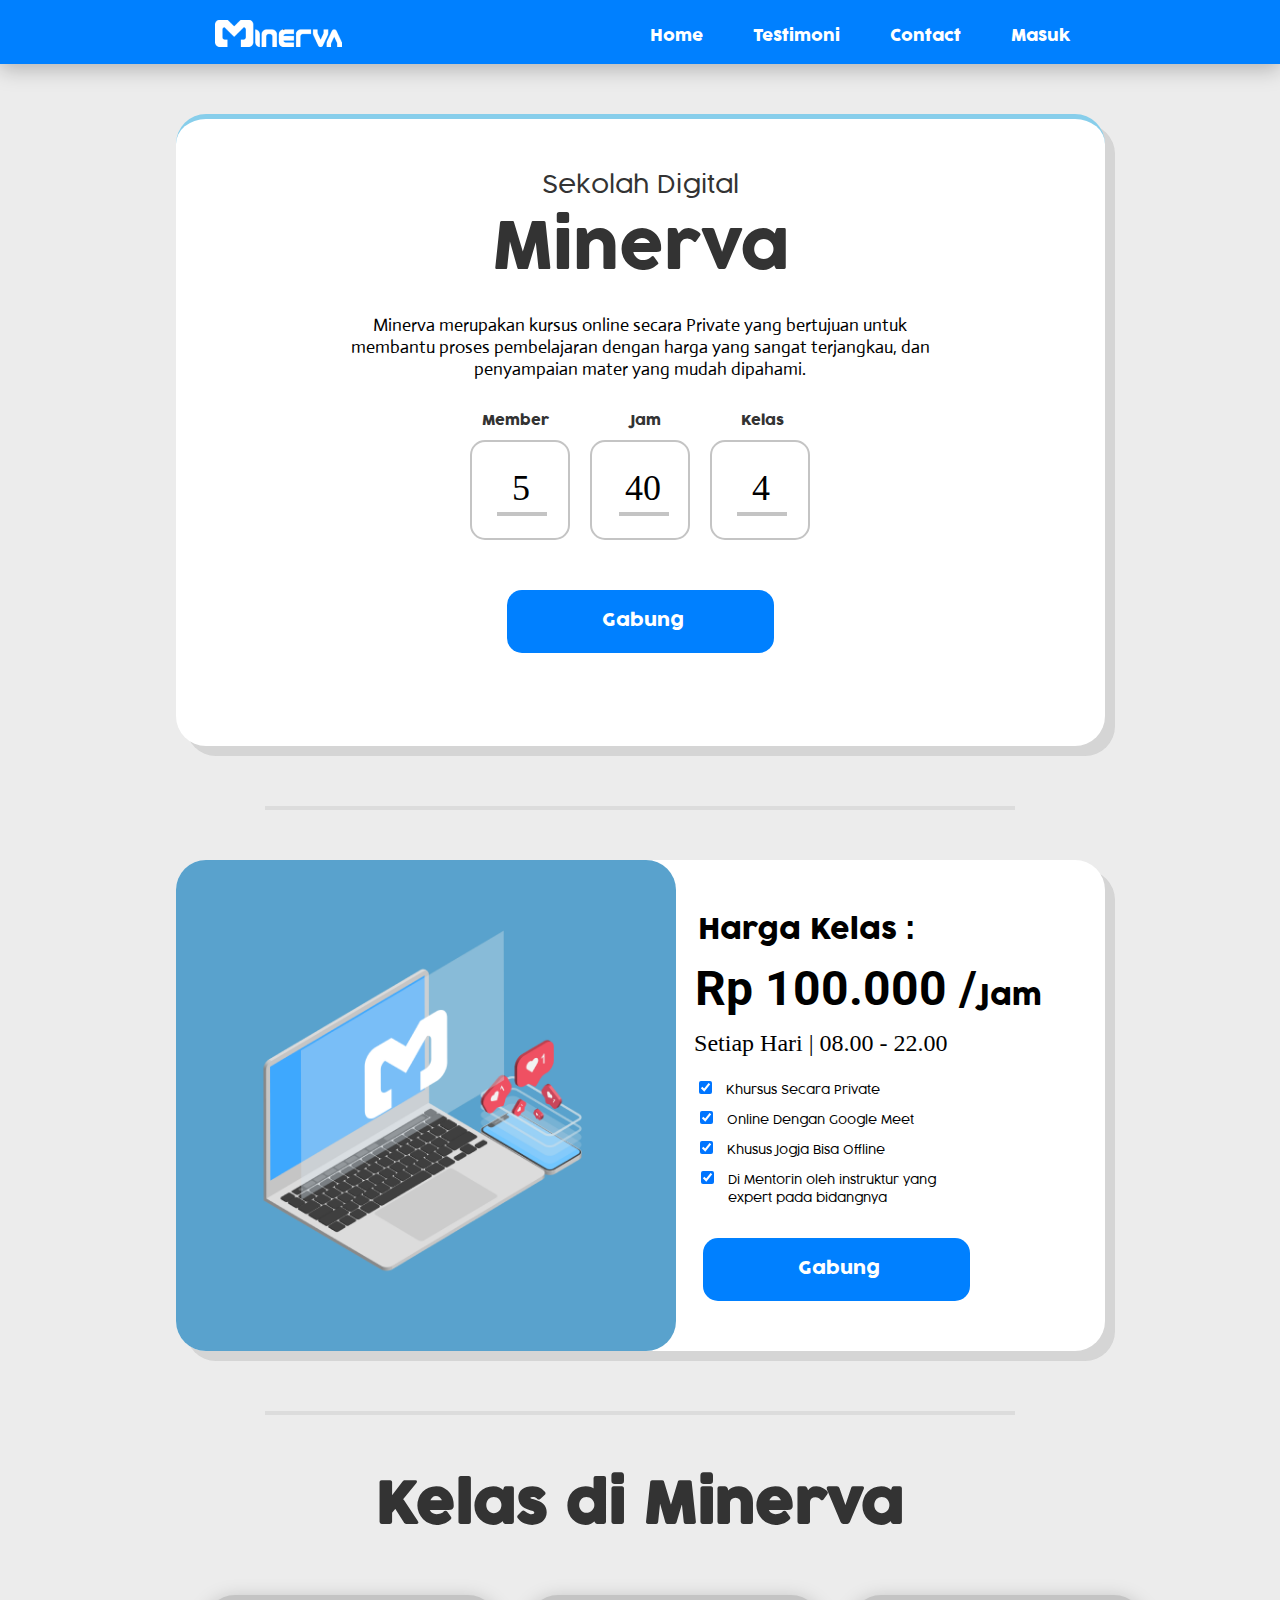
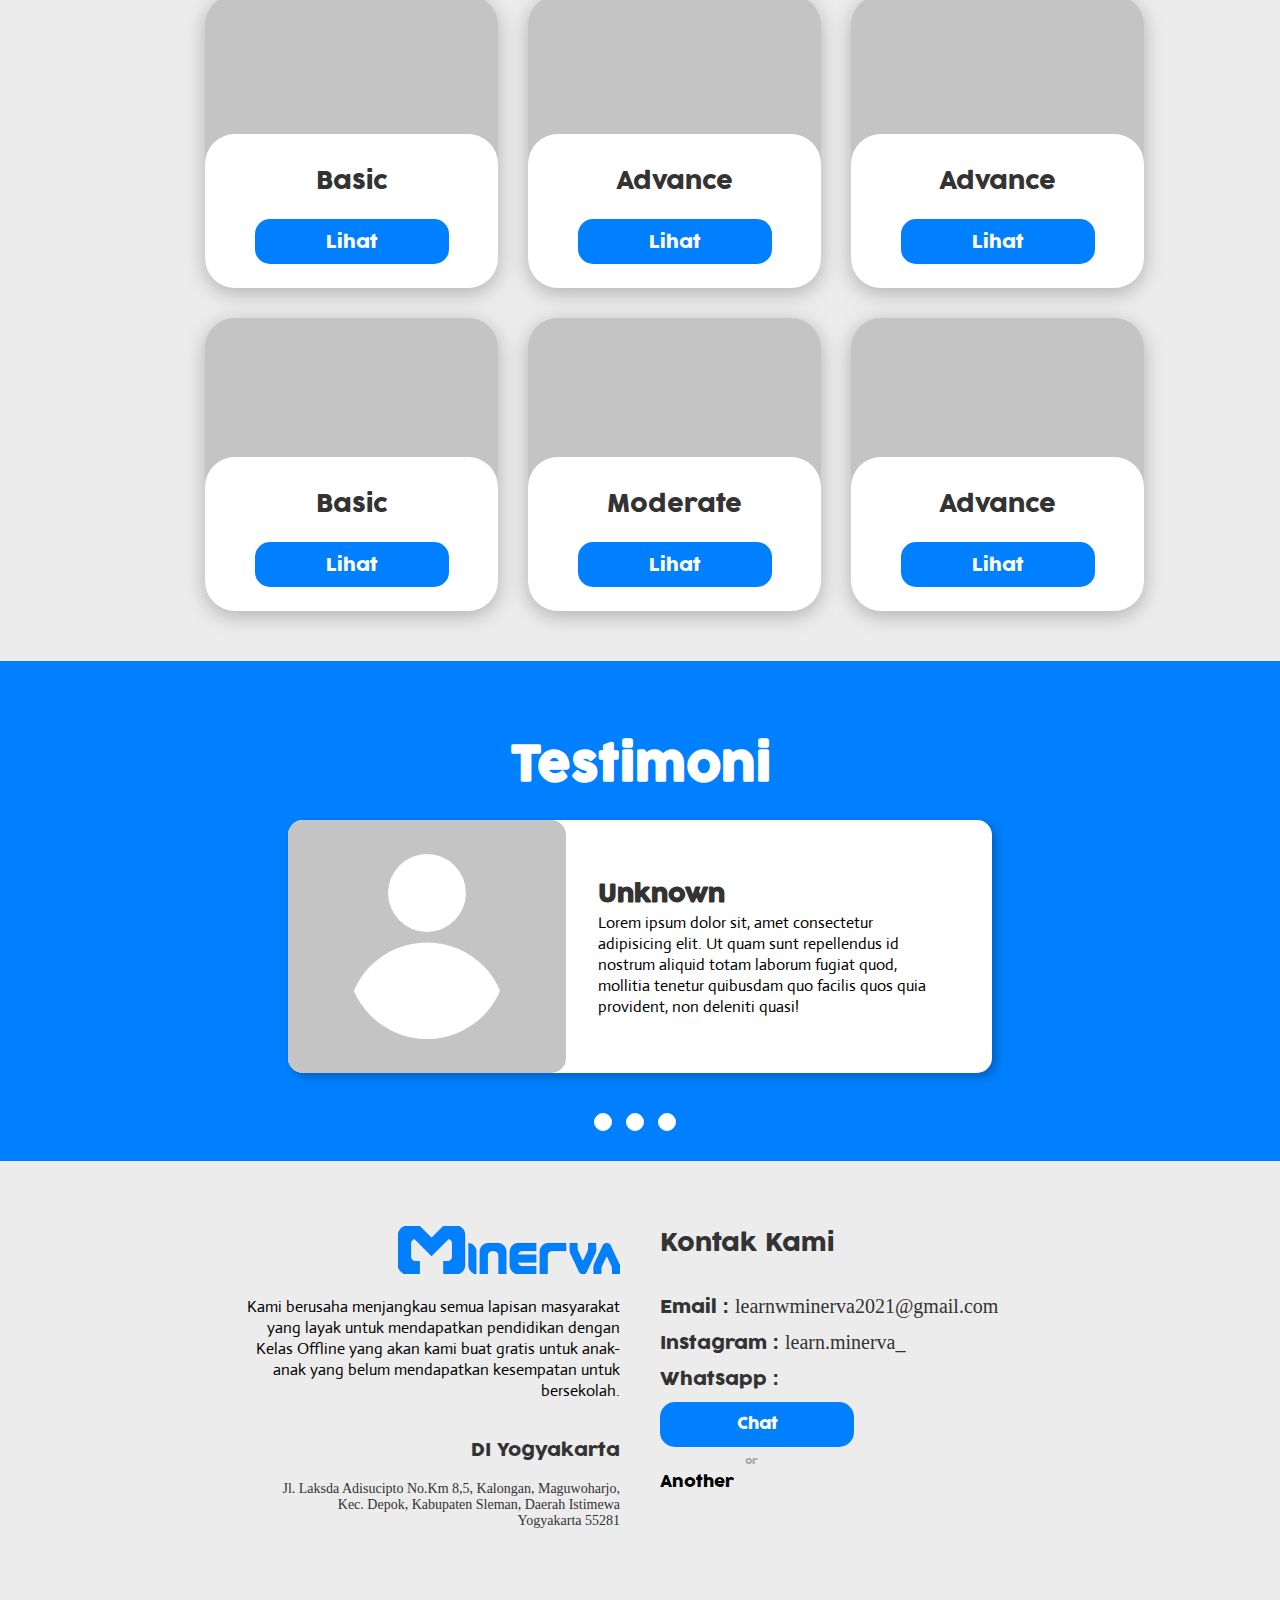
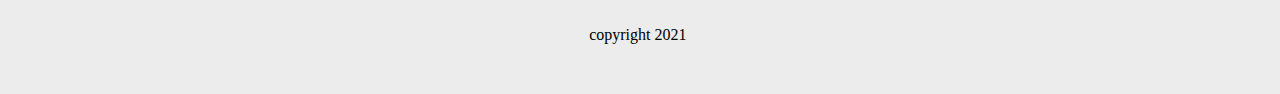
<file: index.html>
<!DOCTYPE html>
<html lang="en">
  <head>
    <meta charset="UTF-8" />
    <meta http-equiv="X-UA-Compatible" content="IE=edge" />
    <meta name="viewport" content="width=device-width, initial-scale=1.0" />
    <title>Landing Page Minverva</title>

    <!-- //! File CSS -->
    <link rel="stylesheet" href="css/index.css" />

    <!-- //! Font Cocogoose -->
    <link rel="stylesheet" href="css/fonts.css" />

    <!-- //! Font Actor -->
    <link
      href="https://fonts.googleapis.com/css2?family=Actor&display=swap"
      rel="stylesheet"
    />

    <!-- //! Font Coolvetica -->
    <link href="https://fonts.cdnfonts.com/css/coolvetica-2" rel="stylesheet" />

    <!-- //! Font Roboto -->
    <link
      href="https://fonts.googleapis.com/css2?family=Roboto:wght@500;700;900&display=swap"
      rel="stylesheet"
    />
  </head>
  <body>

    <!-- //! Navbar -->
    <div class="nav-container">
      <div class="wrapper">
        <nav>
          <!-- //? Logo -->
          <div class="logo">
            <img
              src="assets/Logo_1.png"
              alt="logo_minverva"
              class="logo_minev"
            />
          </div>
          <!-- //? End Logo -->

          <!-- //* Home, Testimoni, Contact, Masuk -->

          <ul class="nav-items">
            <li>
              <a href="index.html">Home</a>
            </li>
            <li>
              <a href="#">Testimoni</a>
            </li>
            <li>
              <a href="#">Contact</a>
            </li>
            <li>
              <a href="login.html">Masuk</a>
            </li>
          </ul>

           <!-- //* End Home, Testimoni, Contact, Masuk -->
        </nav>
      </div>
    </div>
    <!-- //! End Navbar -->

    <!-- //! Container 1 -->
    <div class="container">

      <!-- //* Text Sekolah, Menerva, Paragraf -->
      <div class="text">
        <div class="text-1">Sekolah Digital</div>
        <div class="text-2">Minerva</div>
        <div class="text-3">
          <p>
            Minerva merupakan kursus online secara Private yang bertujuan
            untuk<br />
            membantu proses pembelajaran dengan harga yang sangat terjangkau,
            dan<br />
            penyampaian mater yang mudah dipahami.
          </p>
        </div>
      </div>
      <!-- //* End Text Sekolah, Menerva, Paragraf -->


      <!-- //* Text Member, Jam, Kelas -->
      <div class="text-member">
        <div class="member">Member</div>
        <div class="jam">Jam</div>
        <div class="kelas">Kelas</div>
      </div>
      <!-- //* End Text Member, Jam, Kelas -->


      <!-- //* Container Member, Jam, Kelas -->
      <div class="container-kecil">
        <div class="container-member">
          <div class="angka-5">5</div>
          <hr class="hr-1" />
        </div>
        <div class="container-jam">
          <div class="angka-40">40</div>
          <hr class="hr-2" />
        </div>
        <div class="container-kelas">
          <div class="angka-4">4</div>
          <hr class="hr-3" />
        </div>
      </div>
      <!-- //* End Container Member, Jam, Kelas -->

      <!-- //? Button Gabung -->
      <div class="btn-gabung">
        <div class="text-gabung">Gabung</div>
      </div>
      <!-- //? End Button Gabung -->
    </div>

    <!-- //! End Container 1 -->


    <!-- //! Garis Pembatas Pertama -->
    <hr class="devider" />
    <!-- //! End Garis Pembatas Pertama -->

    <!-- //! Container 2 -->
    <div class="container-2">

      <!-- //? Image Container 2 -->
      <div class="flat-1">
        <img src="assets/flat_01.png" alt="" class="img-flat-1" />
      </div>
      <!-- //? End Image Container 2 -->

      <!-- //? Text Container 2 -->
      <div class="harga">Harga Kelas :</div>
      <div class="rp">Rp 100.000 /<span class="rj">Jam</span></div>
      <div class="jadwal">Setiap Hari | 08.00 - 22.00</div>
      <!-- //? End Text Container 2 -->
      
      <!-- //* Checkbox 1, Checkbox 2, Checkbox 3, Chechkbox 4 -->
      <div class="checkbox-1">
        <input type="checkbox" checked id="chk-1" />
        <label class="chck-text-1" for="chk-1">Khursus Secara Private</label>
      </div>
      <div class="checkbox-2">
        <input type="checkbox" checked id="chk-2" />
        <label class="chck-text-2" for="chk-2">Online Dengan Google Meet</label>
      </div>
      <div class="checkbox-3">
        <input type="checkbox" checked id="chk-3" />
        <label class="chck-text-3" for="chk-3">Khusus Jogja Bisa Offline</label>
      </div>
      <div class="checkbox-4">
        <input type="checkbox" checked id="chk-4" />
        <label class="chck-text-4" for="chk-4"
          >Di Mentorin oleh instruktur yang <br />
          <span class="txt-pisah">expert pada bidangnya</span>
        </label>
      </div>
      <!-- //* Checkbox 1, Checkbox 2, Checkbox 3, Chechkbox 4 -->

      <!-- //? Button Gabung 2 -->
      <div class="btn-gabung-2">
        <div class="text-gabung-2">Gabung</div>
      </div>
      <!-- //? End Button Gabung 2 -->
    </div>
    <!-- //! End Container 2 -->

    <!-- //! Garis Pembatas Kedua -->
    <hr class="devider" />
    <!-- //! End Garis Pembatas Kedua -->



    <!-- //! Kelas Minerva -->
    <div class="title-kelas-minerva">
      <h1>Kelas di Minerva</h1>
    </div>
    <!-- //! End Kelas Minerva -->

    <!-- //* Container Basic, Advance, Moderate -->
    <div class="container-items">
      <!-- //? Container Basic -->
      <div class="container-item-1">
        <div class="ci-1">
          <div class="basic">Basic</div>
          <div class="btn-lihat">
            <span class="lihat">Lihat</span>
          </div>
        </div>
      </div>
      <!-- //? End Container Basic -->

      <!-- //? Container Advance -->
      <div class="container-item-2">
        <div class="ci-1">
          <div class="basic">Advance</div>
          <div class="btn-lihat">
            <span class="lihat">Lihat</span>
          </div>
        </div>
      </div>
      
      <div class="container-item-3">
        <div class="ci-1">
          <div class="basic">Advance</div>
          <div class="btn-lihat">
            <span class="lihat">Lihat</span>
          </div>
        </div>
      </div>
      <!-- //? End Container Advance -->
    </div>

    <div class="container-items-second">
      <div class="container-item-4">
        <div class="ci-1">
          <div class="basic">Basic</div>
          <div class="btn-lihat">
            <span class="lihat">Lihat</span>
          </div>
        </div>
      </div>
      <div class="container-item-5">
        <div class="ci-1">
          <div class="basic">Moderate</div>
          <div class="btn-lihat">
            <span class="lihat">Lihat</span>
          </div>
        </div>
      </div>
      <div class="container-item-6">
        <div class="ci-1">
          <div class="basic">Advance</div>
          <div class="btn-lihat">
            <span class="lihat">Lihat</span>
          </div>
        </div>
      </div>
    </div>
    <!-- //* Container Basic, Advance, Moderate -->


    <!-- <hr class="devider" /> -->

    <div class="testiContainer">
        <div class="testiBox">
        <div class="wrap"><h1 class="testi">Testimoni</h1></div>
            <div class="testiSpot">
              <div class="testiPic">
                <svg width="160" height="185" viewBox="0 0 160 185" fill="none" xmlns="http://www.w3.org/2000/svg">
                <circle cx="80" cy="38.9474" r="38.9474" fill="white"/>
                <mask id="mask0_9_161" style="mask-type:alpha" maskUnits="userSpaceOnUse" x="0" y="25" width="160" height="160">
                <circle cx="80" cy="105.335" r="79.6651" fill="#C4C4C4"/>
                </mask>
                <g mask="url(#mask0_9_161)">
                <circle cx="80" cy="168.182" r="79.6651" fill="white"/>
                </g>
                </svg>
              </div>
              <div class="testiText">
                <h2>Unknown</h2>
                <p>Lorem ipsum dolor sit, amet consectetur adipisicing elit. Ut quam sunt repellendus id nostrum aliquid totam laborum fugiat quod, mollitia tenetur quibusdam quo facilis quos quia provident, non deleniti quasi!</p>
              </div>
              <div class="testiPagination">
                  <ul>
                    <li><a href="#"></a></li>
                    <li><a href="#"></a></li>
                    <li><a href="#"></a></li>
                  </ul>
                </div>
            </div>
          </div>
        </div>
     </div>

     <div class="footer">
        <div class="footerLeft">
          <img src="assets/blue_footer_logo.png" width="222" height="48">
            <br><br>
            <p>Kami berusaha menjangkau semua lapisan masyarakat yang layak untuk mendapatkan pendidikan dengan Kelas Offline yang akan kami buat gratis  untuk anak-anak yang belum mendapatkan kesempatan 
            untuk bersekolah.</p>
            <br><br>
            <h2>DI Yogyakarta</h2>
            <br>
            <p>Jl. Laksda Adisucipto No.Km 8,5, Kalongan, Maguwoharjo, <br> Kec. Depok, Kabupaten Sleman, Daerah Istimewa <br> Yogyakarta 55281</p>
        </div>
        <div class="footerRight">
          <h2>Kontak Kami</h2>
          <br>
          <h3>Email : <span>learnwminerva2021@gmail.com</span></h3>
          <h3>Instagram : <span>learn.minerva_</span></h3>
          <h3>Whatsapp : </h3>
          <div class="btnChat">Chat</div>
          <span class="or">or</span>
          <div class="btnAnother">Another</div>         
        </div>
        
        <div class="copyRight">
          <p>copyright 2021</p>
        </div>
     </div>

  </body>
</html>
</file>
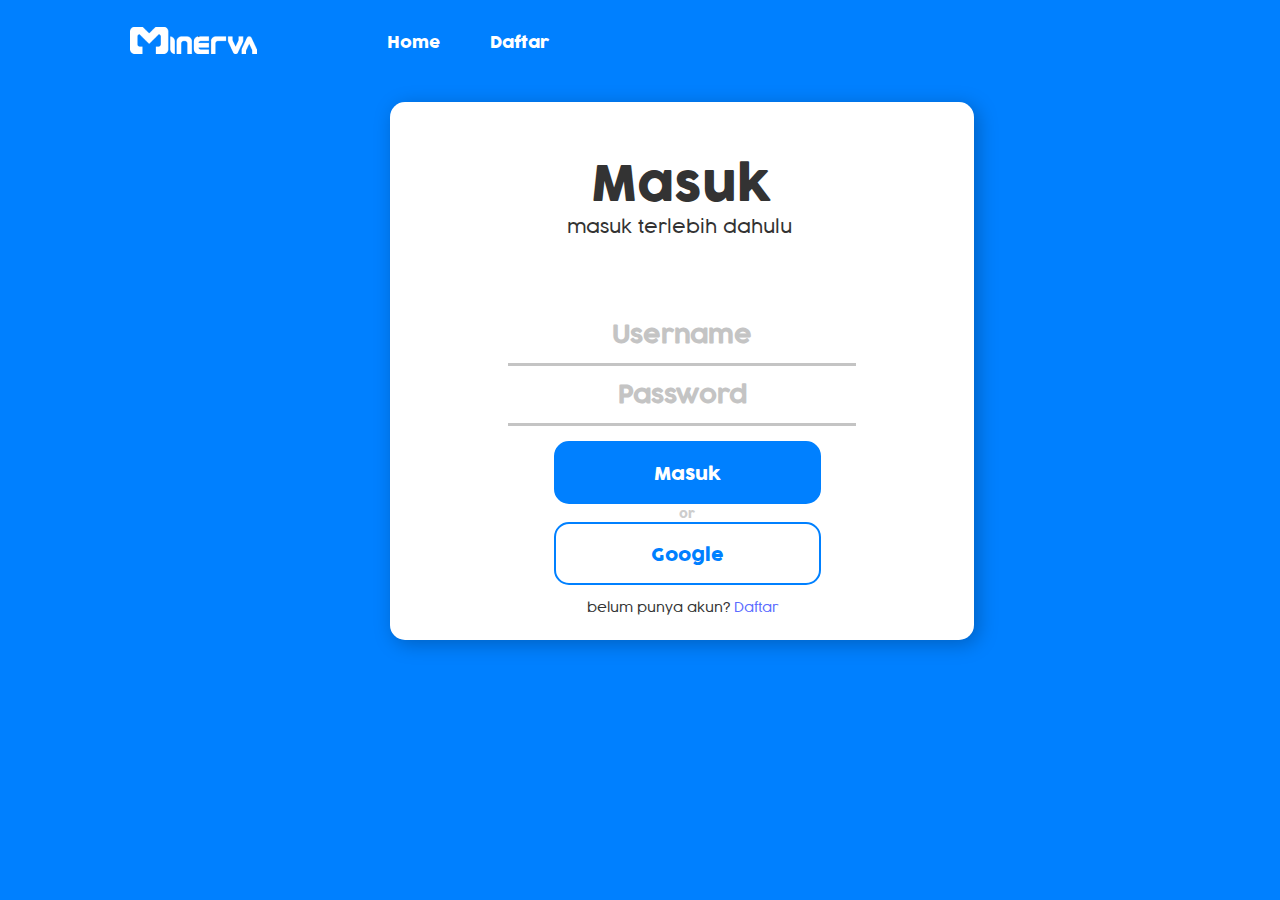
<file: login.html>
<!DOCTYPE html>
<html lang="en">
  <head>
    <meta charset="UTF-8" />
    <meta http-equiv="X-UA-Compatible" content="IE=edge" />
    <meta name="viewport" content="width=device-width, initial-scale=1.0" />
    <title>Login Minverva</title>

    <link rel="stylesheet" href="css/login.css" />
    <link rel="stylesheet" href="css/fonts.css" />

    <link
      href="https://fonts.googleapis.com/css2?family=Actor&display=swap"
      rel="stylesheet"
    />
    <link href="https://fonts.cdnfonts.com/css/coolvetica-2" rel="stylesheet" />

    <link
      href="https://fonts.googleapis.com/css2?family=Roboto:wght@500;700;900&display=swap"
      rel="stylesheet"
    />
  </head>
  <body>
    <!-- Navbar -->

    <!-- Navbar Container -->
    <nav class="nav-container">
      <div class="logo">
        <img src="assets/Logo_1.png" alt="logo_minverva" class="logo_minev" />
      </div>

      <ul class="nav-items">
        <li>
          <a href="index.html">Home</a>
        </li>
        <li>
          <a href="register.html">Daftar</a>
        </li>
      </ul>

      <!-- End Navbar -->
      <!-- List End -->
    </nav>
    <!-- Navbar Container End -->

    <!-- Navbar End -->

    <!-- Form -->

    <!-- Form Container -->
    <form class="form-container">
      <!-- Heading -->
      <div class="teks">Masuk</div>
      <div class="teks1">masuk terlebih dahulu</div>
      <!-- Heading End -->

      <!-- Username dan Password -->
      <div class="">
        <input class="username" type="text" placeholder="Username" />
      </div>
      <div class="line"></div>
      <div>
        <input class="password" type="password" placeholder="Password" />
      </div>
      <!-- Username dan Password End -->

      <!-- Button -->
      <div class="all-btn">
        <div class="button">Masuk</div>
        <span class="or"> or </span>
        <div class="button2">Google</div>
      </div>
      <!-- Button End -->

      <!-- Footer -->
      <p>belum punya akun? <a href="" class="text-b">Daftar</a></p>
      <!-- Footer End -->
    </form>
    <!-- Form End -->
  </body>
</html>
</file>
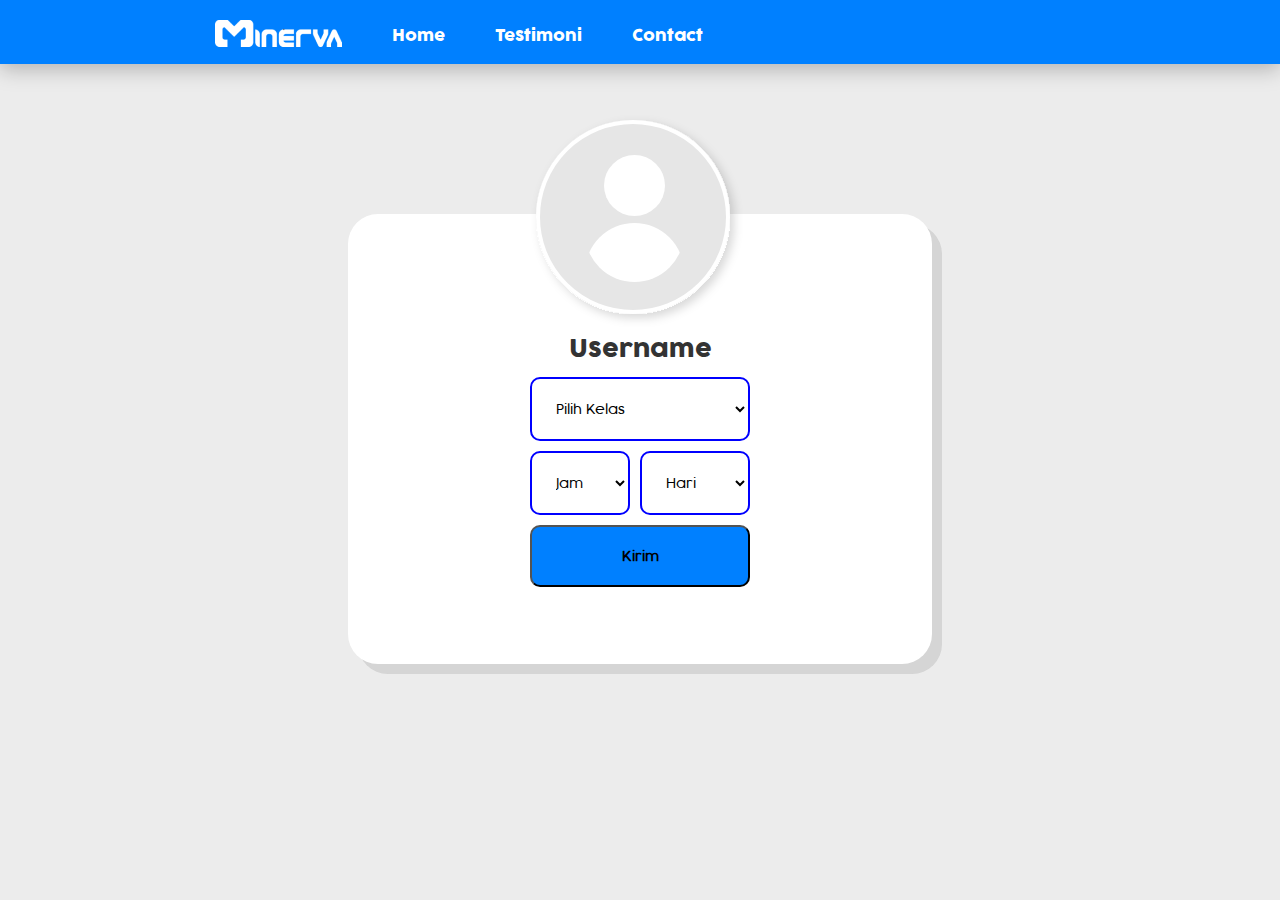
<file: profile.html>
<!DOCTYPE html>
<html lang="en">
  <head>
    <meta charset="UTF-8" />
    <meta http-equiv="X-UA-Compatible" content="IE=edge" />
    <meta name="viewport" content="width=device-width, initial-scale=1.0" />
    <title>Daftar Minerva</title>

    <link rel="stylesheet" href="css/profile.css" />
    <link rel="stylesheet" href="css/fonts.css" />
  </head>
  <body>
        <!-- Navbar -->
        <div class="nav-container">
          <div class="wrapper">
            <nav>
              <div class="logo">
                <img
                  src="assets/Logo_1.png"
                  alt="logo_minverva"
                  class="logo_minev"
                />
              </div>
              <ul class="nav-items">
                <li>
                  <a href="">Home</a>
                </li>
                <li>
                  <a href="">Testimoni</a>
                </li>
                <li>
                  <a href="">Contact</a>
                </li>
              </ul>
            </nav>
          </div>
        </div>
        <!-- End Navbar -->
        <div class="regContainer">
          <div class="regWrap">
              <div class="regAva"><svg width="214" height="214" viewBox="0 0 214 214" fill="none" xmlns="http://www.w3.org/2000/svg">
                <g filter="url(#filter0_d_0_1)">
                <circle cx="103" cy="103" r="97" fill="#E6E6E6"/>
                <circle cx="103" cy="103" r="95" stroke="white" stroke-width="4"/>
                </g>
                <circle cx="104.5" cy="71.5" r="30.5" fill="white"/>
                <mask id="mask0_0_1" style="mask-type:alpha" maskUnits="userSpaceOnUse" x="55" y="109" width="99" height="99">
                <circle cx="104.5" cy="158.5" r="49.5" fill="white"/>
                </mask>
                <g mask="url(#mask0_0_1)">
                <circle cx="104.5" cy="118.5" r="49.5" fill="white"/>
                </g>
                <defs>
                <filter id="filter0_d_0_1" x="0" y="0" width="214" height="214" filterUnits="userSpaceOnUse" color-interpolation-filters="sRGB">
                <feFlood flood-opacity="0" result="BackgroundImageFix"/>
                <feColorMatrix in="SourceAlpha" type="matrix" values="0 0 0 0 0 0 0 0 0 0 0 0 0 0 0 0 0 0 127 0" result="hardAlpha"/>
                <feOffset dx="4" dy="4"/>
                <feGaussianBlur stdDeviation="5"/>
                <feComposite in2="hardAlpha" operator="out"/>
                <feColorMatrix type="matrix" values="0 0 0 0 0 0 0 0 0 0 0 0 0 0 0 0 0 0 0.15 0"/>
                <feBlend mode="normal" in2="BackgroundImageFix" result="effect1_dropShadow_0_1"/>
                <feBlend mode="normal" in="SourceGraphic" in2="effect1_dropShadow_0_1" result="shape"/>
                </filter>
                </defs>
                </svg>
              </div>

                <div class="regContent">
                  <h1>Username</h1>
                </div>
                <div class="regForm">
                  <form>
                    <select name="" id="">
                      <option>Pilih Kelas</option>
                      <option>Kelas Pagi</option>
                      <option>Kelas Siang</option>
                      <option>Kelas Malam</option>
                    </select>
                  </form>
                </div>
                <div class="regFormTime">
                  <form>
                    <select name="" id="" class="Jam">
                      <option>Jam</option>
                      <option>Pagi</option>
                      <option>Siang</option>
                      <option>Malam</option>
                    </select>

                  </form>
                  <form>
                    <select name="" id="" class="Days">
                      <option>Hari</option>
                      <option>Senin</option>
                      <option>Selasa</option>
                      <option>Rabu</option>
                      <option>Kamis</option>
                      <option>Jumat</option>
                    </select>
                  </form>
                </div>
                <div>
                  <button>Kirim</button>
                </div>
              </div>            
          </div>

        </div>

  </body>
</html>
</file>
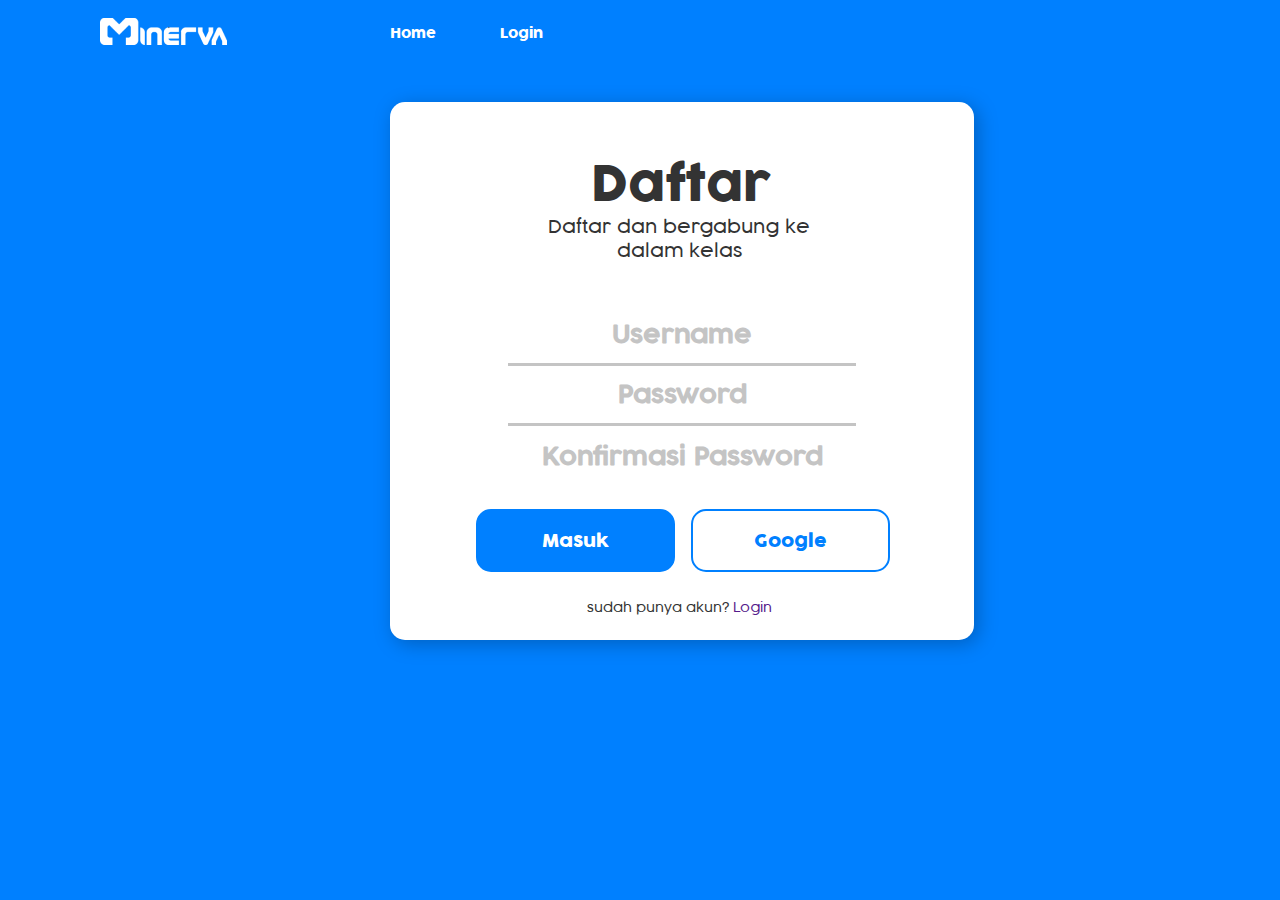
<file: register.html>
<!DOCTYPE html>
<html lang="en">
  <head>
    <meta charset="UTF-8" />
    <meta http-equiv="X-UA-Compatible" content="IE=edge" />
    <meta name="viewport" content="width=device-width, initial-scale=1.0" />
    <title>Profile Minerva</title>

    <link rel="stylesheet" href="css/register.css" />
    <link rel="stylesheet" href="css/fonts.css" />
  </head>
  <body>
    <!-- Navbar -->

    <!-- Navbar Container -->
    <nav class="nav-container">
      <!-- Logo -->
      <img src="assets/Logo_1.png" alt="logo" />
      <!-- Logo End -->

      <!-- List -->
      <ul>
        <li class="nav-list"><a class="home" href="index.html">Home</a></li>
        <li class="nav-list1"><a class="login" href="login.html">Login</a></li>
      </ul>
      <!-- List End -->
    </nav>
    <!-- Navbar Container End -->

    <!-- Navbar End -->

    <!-- Form -->

    <!-- Form Container -->
    <form class="form-container">
      <!-- Header -->
      <div class="teks">Daftar</div>
      <div class="teks1">Daftar dan bergabung ke dalam kelas</div>
      <!-- Header End -->

      <!-- Username dan Password -->
      <div>
        <input class="username" type="text" placeholder="Username" />
      </div>
      <div class="line"></div>
      <div>
        <input class="password" type="password" placeholder="Password" />
      </div>
      <div class="line"></div>
      <div>
        <input
          class="password2"
          type="password"
          placeholder="Konfirmasi Password"
        />
      </div>
      <!-- Username dan Password End -->

      <!-- Button -->
      <div>
        <button class="button">Masuk</button>
      </div>
      <div>
        <button class="button2">Google</button>
      </div>
      <!-- Button End -->

      <!-- Footer -->
      <p>sudah punya akun? <a href="">Login</a></p>
    </form>
  </body>
</html>
</file>
<file: css/index.css>
* {
  margin: 0;
  padding: 0;
  box-sizing: border-box;
}

body {
  background-color: #ececec;
}

/* //! Navbar */

.nav-container {
  width: 100%;
  height: 64px;
  background: #0080ff;
  box-shadow: 0 5px 20px rgb(0, 0, 0, 0.25);
  overflow: hidden;
}

.wrapper {
  min-width: 1200px;
  margin: 0 auto;
}

nav {
  display: flex;
  align-items: center;
  justify-content: space-between;
  padding-top: 20px;
  padding-left: 100px;
  padding-right: 160px;
}

nav ul {
  display: flex;
}

.nav-items li {
  list-style: none;
  margin-right: 50px;
}

.nav-items li a:hover {
  color: #333333;
}

.nav-container li a {
  font-family: "Cocogoose Pro Regular";
  color: white;
  text-decoration: none;
}

.logo {
  padding-left: 115px;
}

/* //! End Navbar */

/* //! Container 1 */
.container {
  margin: auto;
  margin-top: 50px;
  margin-bottom: 60px;
  width: 929px;
  height: 632px;
  background-color: #ffffff;
  border-radius: 30px;
  box-shadow: 10px 10px 0 rgba(5, 5, 5, 0.1);
  border-top: 5px solid #87ceeb;
}

.text {
  padding-top: 50px;
}

.text-1 {
  text-align: center;
  font-family: "Cocogoose Pro Light";
  color: #333333;
  font-size: 24px;
  font-weight: 250;
  font-style: normal;
  line-height: 32px;
}

.text-2 {
  font-family: "Cocogoose Pro Regular";
  text-align: center;
  color: #333333;
  font-size: 64px;
  font-weight: 400;
}

.text-3 {
  margin-top: 20px;
  font-family: "Actor", sans-serif;
  text-align: center;
  font-size: 18px;
  font-weight: 400;
}

.container .text-member {
  font-family: "Cocogoose Pro Regular";
  display: flex;
  justify-content: center;
  padding-top: 30px;
}

.member {
  padding-left: 35px;
  padding-right: 50px;
  font-size: 14px;
  font-weight: 400;
  color: #333333;
  line-height: 20px;
}

.kelas {
  padding-left: 40px;
  padding-right: 50px;
  font-size: 14px;
  font-weight: 400;
  color: #333333;
  line-height: 20px;
}

.jam {
  padding-left: 30px;
  padding-right: 40px;
  font-size: 14px;
  font-weight: 400;
  color: #333333;
  line-height: 20px;
}

.container-kecil {
  display: flex;
  justify-content: center;
  padding-top: 10px;
}

.container-member,
.container-jam,
.container-kelas {
  position: relative;
  margin-left: 10px;
  margin-right: 10px;
  width: 100px;
  height: 100px;
  border-radius: 15px;
  border: 2px solid #c4c4c4;
}

.angka-5,
.angka-4 {
  font-family: "Coolvetica";
  position: absolute;
  font-size: 36px;
  font-weight: 400;
  line-height: 43px;
  top: 25px;
  left: 40px;
}

.angka-40 {
  font-family: "Coolvetica";
  position: absolute;
  font-size: 36px;
  font-weight: 400;
  line-height: 43px;
  top: 25px;
  left: 33px;
}

.hr-1,
.hr-3 {
  position: absolute;
  border: 2.5px solid #c4c4c4;
  width: 50px;
  top: 70px;
  left: 25px;
}

.hr-2 {
  position: absolute;
  border: 2.5px solid #c4c4c4;
  width: 50px;
  top: 70px;
  left: 27px;
}

.devider {
  margin: auto;
  border: 2px solid #dcdcdc;
  width: 750px;
}

.btn-gabung {
  cursor: pointer;
  position: relative;
  padding-top: 50px;
  margin: auto;
  margin-top: 50px;
  width: 267px;
  height: 63px;
  background-color: #0080ff;
  border-radius: 15px;
}

.btn-gabung:hover {
  background-color: #a9a9a9;
  color: #ffffff;
}

.text-gabung {
  font-family: "Cocogoose Pro Regular";
  position: absolute;
  bottom: 20px;
  left: 95px;
  font-size: 18px;
  font-weight: 400;
  color: #ffffff;
}

/* //! End Container 1 */

/* //! Container 2 */
.container-2 {
  position: relative;
  margin: auto;
  margin-top: 50px;
  margin-bottom: 60px;
  width: 929px;
  height: 491px;
  background-color: #ffffff;
  border-radius: 30px;
  box-shadow: 10px 10px 0 rgba(5, 5, 5, 0.1);
}

.img-flat-1 {
  width: 500px;
  height: 491px;
  border-radius: 30px;
}

.harga {
  font-family: "Cocogoose Pro Regular";
  position: absolute;
  right: 190px;
  top: 50px;
  font-size: 28px;
  font-weight: 400;
}

.rp {
  font-family: "Roboto";
  position: absolute;
  right: 63px;
  top: 100px;
  font-size: 48px;
  font-weight: 700;
  font-style: normal;
}

.rj {
  font-family: "Cocogoose Pro Regular";
  font-size: 28px;
  font-weight: 400;
}

.jadwal {
  font-family: "Coolvetica";
  position: absolute;
  right: 157px;
  top: 170px;
  font-size: 24px;
  font-weight: 400;
}

.checkbox-1 {
  position: absolute;
  right: 225px;
  top: 220px;
}

.checkbox-2 {
  position: absolute;
  right: 191px;
  top: 250px;
}

.checkbox-3 {
  position: absolute;
  right: 220px;
  top: 280px;
}

.checkbox-4 {
  position: absolute;
  right: 169px;
  top: 310px;
}

.chck-text-1,
.chck-text-2,
.chck-text-3,
.chck-text-4 {
  display: inline;
  font-family: "Cocogoose Pro Light";
  font-size: 12px;
  font-weight: 250;
  padding-left: 10px;
}

.chck-text-4 .txt-pisah {
  padding-left: 27px;
}

.btn-gabung-2 {
  cursor: pointer;
  right: 135px;
  bottom: 50px;
  position: absolute;
  padding-top: 50px;
  margin: auto;
  margin-top: 50px;
  width: 267px;
  height: 63px;
  background-color: #0080ff;
  border-radius: 15px;
}

.btn-gabung-2:hover {
  background-color: #a9a9a9;
  color: #ffffff;
}

.text-gabung-2 {
  font-family: "Cocogoose Pro Regular";
  position: absolute;
  bottom: 20px;
  left: 95px;
  font-size: 18px;
  font-weight: 400;
  color: #ffffff;
}

.title-kelas-minerva {
  margin-top: 50px;
  display: flex;
  justify-content: center;
  font-family: "Cocogoose Pro Regular";
  font-size: 28px;
  font-weight: 400;
  color: #333333;
}

.container-items {
  margin-top: 50px;
  display: flex;
  padding-left: 175px;
}

.container-items-second {
  margin-top: 30px;
  margin-bottom: 50px;
  display: flex;
  padding-left: 175px;
}

.container-item-1,
.container-item-2,
.container-item-3 {
  position: relative;
  margin-left: 30px;
  width: 293px;
  height: 293px;
  background-color: #c4c4c4;
  border-radius: 30px;
  box-shadow: 0 5px 20px rgb(0, 0, 0, 0.25);
}

.container-item-4,
.container-item-5,
.container-item-6 {
  position: relative;
  display: block;
  margin-left: 30px;
  width: 293px;
  height: 293px;
  background-color: #c4c4c4;
  border-radius: 30px;
  box-shadow: 0 5px 20px rgb(0, 0, 0, 0.25);
}

.ci-1 {
  position: absolute;
  bottom: 0;
  width: 293px;
  height: 154px;
  border-radius: 30px;
  background-color: #ffffff;
}

.basic {
  display: flex;
  justify-content: center;
  margin-top: 30px;
  margin-bottom: 20px;
  font-size: 24px;
  font-weight: 400;
  color: #333333;
  font-family: "Cocogoose Pro Regular";
}

.btn-lihat {
  cursor: pointer;
  background-color: #0080ff;
  border-radius: 15px;
  width: 194px;
  height: 45px;
  margin: auto;
}

.btn-lihat:hover {
  background-color: #a9a9a9;
  color: #ffffff;
}

.lihat {
  display: flex;
  justify-content: center;
  padding-top: 10px;
  font-size: 18px;
  font-weight: 400;
  color: #ffffff;
  font-family: "Cocogoose Pro Regular";
}
/* //! End Container 2 */

/* //! Testimoni */
.testiContainer {
  background-color: #0080ff;
  padding-top: 50px;
  height: 500px;
}

.testiBox {
  width: 704px;
  margin: auto;
  position: relative;
}
.testiBox h1 {
  margin: 20px 0;
  font-size: 48px;
  color: #ffffff;
  font-family: "Cocogoose Pro Regular";
  text-align: center;
}
.testiSpot {
  background-color: white;
  border-radius: 15px;
  box-shadow: 4px 4px 10px rgba(0, 0, 0, 0.25);
  height: 253px;
  width: 704px;
  position: relative;
}
.testiPic {
  background-color: #c4c4c4;
  border-radius: 15px;
  text-align: center;
  padding-top: 34px;
  width: 278px;
  height: 253px;
  position: absolute;
}

.testiText {
  padding-left: 310px;
  padding-right: 50px;
  height: 253px;
  display: flex;
  justify-content: center;
  align-items: left;
  flex-direction: column;
}

.testiText h2 {
  text-align: left;
  font-family: "Cocogoose Pro Regular";
  color: #333333;
}
.testiText p {
  text-align: left;
  font-family: "Actor", sans-serif;
  font-weight: normal;
}
.testiPagination {
  margin: auto;
  padding-top: 20px;
  width: 704px;
  display: flex;
  align-items: center;
  justify-content: center;
}
.testiPagination ul {
  text-align: center;
  padding-top: 20px;
}
.testiPagination li {
  display: inline-block;
  padding-right: 10px;
  border-radius: 18px;
  width: 18px;
  height: 18px;
  background-color: #ffffff;
  border: 1px solid #ffffff;
  margin-right: 10px;
}
.testiPagination li:hover {
  display: inline-block;
  padding-right: 10px;
  border-radius: 18px;
  width: 18px;
  height: 18px;
  background-color: #0080ff;
  border: 1px solid #ffffff;
  margin-right: 10px;
}

/* //! End Testimoni */

/* //! Footer */
.footer {
  position: relative;
  margin: auto;
  width: 929px;
  display: flex;
  align-items: top;
  padding: 65px 0;
}
.footerLeft {
  width: 50%;
  text-align: right;
  padding-right: 20px;
  padding-left: 60px;
}
.footerLeft h2 {
  font-family: "Cocogoose Pro Regular";
  font-size: 18px;
  font-weight: 400;
  color: #333333;
}
.footerLeft p {
  font-family: "Actor", sans-serif;
  font-weight: normal;
}
.footerLeft p:last-child {
  font-family: "Coolvetica";
  font-size: 14px;
  font-weight: 400;
  color: #333333;
}

.footerRight {
  width: 50%;
  text-align: left;
  padding-left: 20px;
  font-family: "Cocogoose Pro Regular";
}

.footerRight h2 {
  font-size: 24px;
  font-weight: 400;
  color: #333333;
}

.footerRight h3 {
  margin-top: 10px;
  font-weight: 400;
  font-size: 18px;
  color: #333333;
}

.footerRight h3 span {
  font-family: "Coolvetica";
  font-size: 20px;
  font-weight: 400;
}

.btnChat {
  cursor: pointer;
  margin-top: 10px;
  width: 194px;
  height: 45px;
  background-color: #0080ff;
  border-radius: 15px;
  text-align: center;
  padding-top: 10px;
  color: #ffffff;
}

.btnChat:hover {
  background-color: #a9a9a9;
  color: #ffffff;
  border: 1px solid #0080ff;
}

.or {
  padding-left: 85px;
  font-size: 10px;
  color: #a9a9a9;
}
f
.btnAnother {
  cursor: pointer;
  margin-top: 10px;
  width: 194px;
  height: 45px;
  background-color: #ececec;
  border-radius: 15px;
  text-align: center;
  padding-top: 10px;
  color: #0080ff;
  border: 1px solid #0080ff;
}

.btnAnother:hover {
  background-color: #a9a9a9;
  color: #ffffff;
}

.copyRight {
  margin-bottom: 100px;
}

.copyRight p {
  position: absolute;
  bottom: -100px;
  padding-bottom: 50px;
  font-family: "Coolvetica";
  right: 45%;
}
/* //! End Footer */
</file>
<file: css/fonts.css>
@font-face {
    font-family: 'Cocogoose Pro Regular';
    font-style: normal;
    font-weight: normal;
    src: local('Cocogoose Pro Regular'), url('../assets/fonts/Cocogoose Pro Regular Trial.woff') format('woff');
    }
    

    @font-face {
    font-family: 'Cocogoose Pro Inline';
    font-style: normal;
    font-weight: normal;
    src: local('Cocogoose Pro Inline'), url('../assets/fonts/Cocogoose Pro Inline Trial.woff') format('woff');
    }
    

    @font-face {
    font-family: 'Cocogoose Pro Letterpress';
    font-style: normal;
    font-weight: normal;
    src: local('Cocogoose Pro Letterpress'), url('../assets/fonts/Cocogoose Pro Letterpress Trial.woff') format('woff');
    }
    

    @font-face {
    font-family: 'Cocogoose Pro Outlined';
    font-style: normal;
    font-weight: normal;
    src: local('Cocogoose Pro Outlined'), url('../assets/fonts/Cocogoose Pro Outlined Trial.woff') format('woff');
    }
    

    @font-face {
    font-family: 'Cocogoose Pro Italic';
    font-style: normal;
    font-weight: normal;
    src: local('Cocogoose Pro Italic'), url('../assets/fonts/Cocogoose Pro Regular Italic Trial.woff') format('woff');
    }
    

    @font-face {
    font-family: 'Cocogoose Pro Light';
    font-style: normal;
    font-weight: normal;
    src: local('Cocogoose Pro Light'), url('../assets/fonts/Cocogoose Pro Light Trial.woff') format('woff');
    }
    

    @font-face {
    font-family: 'Cocogoose Pro Thin';
    font-style: normal;
    font-weight: normal;
    src: local('Cocogoose Pro Thin'), url('../assets/fonts/Cocogoose Pro Thin Trial.woff') format('woff');
    }
    

    @font-face {
    font-family: 'Cocogoose Pro UltraLight';
    font-style: normal;
    font-weight: normal;
    src: local('Cocogoose Pro UltraLight'), url('../assets/fonts/Cocogoose Pro Ultralight Trial.woff') format('woff');
    }
    

    @font-face {
    font-family: 'Cocogoose Pro Light Italic';
    font-style: normal;
    font-weight: normal;
    src: local('Cocogoose Pro Light Italic'), url('../assets/fonts/Cocogoose Pro Light Italic Trial.woff') format('woff');
    }
    

    @font-face {
    font-family: 'Cocogoose Pro Thin Italic';
    font-style: normal;
    font-weight: normal;
    src: local('Cocogoose Pro Thin Italic'), url('../assets/fonts/Cocogoose Pro Thin Italic Trial.woff') format('woff');
    }
    

    @font-face {
    font-family: 'Cocogoose Pro UltraLight Italic';
    font-style: normal;
    font-weight: normal;
    src: local('Cocogoose Pro UltraLight Italic'), url('../assets/fonts/Cocogoose Pro Ultralight Italic Trial.woff') format('woff');
    }
    

    @font-face {
    font-family: 'Cocogoose Pro SemiLight';
    font-style: normal;
    font-weight: normal;
    src: local('Cocogoose Pro SemiLight'), url('../assets/fonts/Cocogoose Pro SemiLight Trial.woff') format('woff');
    }
    

    @font-face {
    font-family: 'Cocogoose Pro SemiLight Italic';
    font-style: normal;
    font-weight: normal;
    src: local('Cocogoose Pro SemiLight Italic'), url('../assets/fonts/Cocogoose Pro SemiLight Italic Trial.woff') format('woff');
    }
</file>
<file: css/login.css>
* {
  margin: 0;
  padding: 0;
  box-sizing: border-box;
}
body {
  background: #0080ff;
}

.nav-container {
  width: 100%;
  height: 64px;
  overflow: hidden;
}

nav {
  display: flex;
  align-items: center;
  justify-content: start;
  padding-top: 20px;
  padding-left: 100px;
}

nav ul {
  display: flex;
}

.nav-items li {
  list-style: none;
  margin-right: 50px;
}

.nav-items li a:hover {
  color: #333333;
}

.nav-container li a {
  font-family: "Cocogoose Pro Regular";
  color: white;
  text-decoration: none;
}

.logo {
  padding-left: 30px;
  padding-right: 130px;
}

.form-container {
  position: absolute;
  width: 584px;
  height: 538px;
  left: 390px;
  top: 102px;
  background: #ffffff;
  box-shadow: 4px 4px 20px rgba(0, 0, 0, 0.25);
  border-radius: 15px;
}
/* Header */
.teks {
  position: absolute;
  width: 181px;
  height: 49px;
  left: 201px;
  top: 49px;
  font-family: "Cocogoose Pro Regular";
  font-size: 48px;
  line-height: 68px;
  color: #333333;
}

.teks1 {
  position: absolute;
  width: 304px;
  height: 52px;
  left: 137px;
  top: 113px;
  font-family: "Cocogoose Pro Light";
  font-size: 18px;
  line-height: 24px;
  text-align: center;
  color: #333333;
}

/* Header End */

/* Username dan Password */
.username,
.password,
.password2 {
  position: absolute;
  width: 348px;
  height: 60px;
  border: none;
  outline: none;
  font-family: "Cocogoose Pro SemiLight";
  font-style: normal;
  font-weight: 700;
  font-size: 24px;
  line-height: 34px;
  color: #120f0f;
}

.username::placeholder {
  color: #c4c4c4;
}

.username {
  border-bottom: 3px solid #c4c4c4;
  top: 204px;
  left: 118px;
  text-align: center;
}

.password {
  border-bottom: 3px solid #c4c4c4;
  top: 264px;
  left: 118px;
  text-align: center;
}

.password::placeholder {
  color: #c4c4c4;
}

.password2 {
  top: 324px;
  left: 118px;
  text-align: center;
}

.password2::placeholder {
  color: #c4c4c4;
}
/* Username dan Password End */

.all-btn {
  display: inline-block;
  margin-left: 28%;
  margin-top: 58%;
}

.button {
  padding-top: 18px;
  text-align: center;
  width: 267px;
  height: 63px;
  border: 2px solid #0080ff;
  border-radius: 15px;
  font-family: "Cocogoose Pro Regular";
  font-size: 18px;
  line-height: 26px;
  background: #0080ff;
  color: #ffffff;
}

.or {
  padding-left: 125px;
  font-family: "Cocogoose Pro Regular";
  font-size: 12px;
  color: #cdcdcd;
}

.button2 {
  text-align: center;
  padding-top: 18px;
  width: 267px;
  height: 63px;
  border: 2px solid #0080ff;
  border-radius: 15px;
  font-family: "Cocogoose Pro Regular";
  font-size: 18px;
  line-height: 26px;
  background: transparent;
  color: #0080ff;
}
/* button End */

/* Footer */
p {
  position: absolute;
  width: 229px;
  height: 27px;
  left: 197px;
  top: 497px;
  font-family: "Cocogoose Pro Light";
  font-style: normal;
  font-weight: 250;
  font-size: 13px;
  line-height: 17px;
  color: #333333;
}

p .text-b {
  color: #5b6cff;
}

a {
  text-decoration: none;
}
/* Footer End */
</file>
<file: css/profile.css>
* {
    margin: 0;
    padding: 0;
    box-sizing: border-box;
}

body {
    background-color: #ECECEC;
}

.nav-container {
    width: 100%;
    height: 64px;
    background: #0080ff;
    box-shadow: 0 5px 20px rgb(0, 0, 0, 0.25);
    overflow: hidden;
    /* position:fixed; */
}

.wrapper {
    min-width: 1200px;
    margin: 0 auto;
 }

 nav {
    display: flex;
    align-items: center;
    /* justify-content: space-between; */
    padding-top: 20px;
    padding-left: 100px; 
    padding-right: 160px;

 }

 nav ul {
    display: flex;
    margin-left:50px;
 }

.nav-items li {
    list-style: none;
    margin-right: 50px;
}

.nav-items li a:hover {
    color: #333333;
  }

.nav-container li a {
    font-family: 'Cocogoose Pro Regular';
    color: white;
    text-decoration: none;
}

.logo {
    padding-left: 115px;
}

.container {
    margin: auto;
    margin-top: 50px;
    margin-bottom: 60px;
    width: 929px;
    height: 632px;
    background-color: #FFFFFF;
    border-radius: 30px;
    box-shadow:  10px 10px 0 rgba(5, 5, 5, 0.1);
    border-top: 5px solid #87CEEB;
}

.regContainer {
    /* position:relative; */
    display: flex;
    justify-content: center;
    margin:auto;
    margin-top: 150px;
    margin-bottom: 60px;
    width: 584px;
    background-color: #FFFFFF;
    border-radius: 30px;
    box-shadow:  10px 10px 0 rgba(5, 5, 5, 0.1);
    height:450px;
    /* border-top: 5px solid #87CEEB; */
}
.regWrap {
    display:flex;
    flex-direction: column;
}
.regAva {
    margin-top:-100px;
    width:220px;
    
    /* position:absolute;  */
}
.regContent {
    justify-content: center;
    display:flex;
    align-items: center;
}
.regContent h1 {
    font-size: 24px;
    font-weight: 400;
    color: #333333;
    font-family: 'Cocogoose Pro Regular';

}
.regForm {
    display:block;
    margin-top:10px
}
.regForm select {
    background-color:white;
    border:2px solid blue;
    border-radius: 10px 10px 10px 10px;
    padding: 20px;
    font-family: 'Cocogoose Pro light';
    width:220px
}
.regForm option {
    background-color:white;
    border:2px solid 0080FF;
    border-radius: 10px 10px 10px 10px;
    padding: 20px;
    font-family: 'Cocogoose Pro light';
}
.regFormTime {
    display: flex;
    padding-top:10px;

}
.regFormTime select {
    background-color:white;
    border:2px solid blue;
    border-radius: 10px 10px 10px 10px;
    padding: 20px;
    font-family: 'Cocogoose Pro light';

}
.regFormTime option {
    background-color:white;
    border:2px solid 0080FF;
    border-radius: 10px 10px 10px 10px;
    padding: 20px;
    font-family: 'Cocogoose Pro light';
}

.Jam {
    width: 100px;
}
.Days {
    margin-left:10px;
    width:110px;
}

button {
    background-color:#0080ff;
    border:2px solid 0080FF;
    border-radius: 10px 10px 10px 10px;
    padding: 20px;
    font-family: 'Cocogoose Pro light';
    font-weight:bold;
    width:220px;
    margin-top:10px;
}

button:hover {
    background-color: #a9a9a9;
    color: #ffffff;
    border:1px solid #0080ff;
  }
}
</file>
<file: css/register.css>
* {
  margin: 0;
  padding: 0;
  box-sizing: border-box;
}
body {
  background: #0080ff;
}

/* Navbar */
/* Navbar Container */
.nav-container {
  background-color: transparent;
  width: 100%;
  height: 50px;
  border: none;
}

/* Logo */
img {
  position: absolute;
  width: 127px;
  height: 27px;
  left: 100px;
  top: 18px;
}
/* Logo End */

/* List */
.home,
.login {
  text-decoration: none;
  color: #ffffff;
}

.nav-list {
  position: absolute;
  width: 50px;
  height: 17px;
  left: 390px;
  top: 23px;
  font-family: "Cocogoose Pro Regular";
  font-size: 14px;
  line-height: 20px;
  list-style: none;
}

.nav-list1 {
  position: absolute;
  width: 50px;
  height: 17px;
  left: 500px;
  top: 23px;
  font-family: "Cocogoose Pro Regular";
  font-size: 14px;
  line-height: 20px;
  list-style: none;
}
/* List End */
/* Navbar Container End */
/* Navbar End */

/* Form */
/* Form Container */
.form-container {
  position: absolute;
  width: 584px;
  height: 538px;
  left: 390px;
  top: 102px;
  background: #ffffff;
  box-shadow: 4px 4px 20px rgba(0, 0, 0, 0.25);
  border-radius: 15px;
}
/* Header */
.teks {
  position: absolute;
  width: 181px;
  height: 49px;
  left: 201px;
  top: 49px;
  font-family: "Cocogoose Pro Regular";
  font-size: 48px;
  line-height: 68px;

  color: #333333;
}

.teks1 {
  position: absolute;
  width: 304px;
  height: 52px;
  left: 137px;
  top: 113px;
  font-family: "Cocogoose Pro Light";
  font-size: 18px;
  line-height: 24px;
  text-align: center;

  color: #333333;
}

/* Header End */

/* Username dan Password */
.username,
.password,
.password2 {
  position: absolute;
  width: 348px;
  height: 60px;
  border: none;
  outline: none;
  font-family: "Cocogoose Pro SemiLight";
  font-style: normal;
  font-weight: 700;
  font-size: 24px;
  line-height: 34px;

  color: #120f0f;
}

.username::placeholder {
  color: #c4c4c4;
}

.username {
  border-bottom: 3px solid #c4c4c4;
  top: 204px;
  left: 118px;
  text-align: center;
}

.password {
  border-bottom: 3px solid #c4c4c4;
  top: 264px;
  left: 118px;
  text-align: center;
}

.password::placeholder {
  color: #c4c4c4;
}

.password2 {
  top: 324px;
  left: 118px;
  text-align: center;
}

.password2::placeholder {
  color: #c4c4c4;
}
/* Username dan Password End */

/* Button */
.button,
.button2 {
  position: absolute;
  width: 199px;
  height: 63px;
  border: 2px solid #0080ff;
  border-radius: 15px;

  font-family: "Cocogoose Pro Regular";
  font-size: 18px;
  line-height: 26px;
}

.button {
  top: 407px;
  left: 86px;
  background: #0080ff;
  color: #ffffff;
}

.button2 {
  top: 407px;
  left: 301px;
  background: transparent;
  color: #0080ff;
}
/* button End */

/* Footer */
p {
  position: absolute;
  width: 229px;
  height: 27px;
  left: 197px;
  top: 497px;

  font-family: "Cocogoose Pro Light";
  font-style: normal;
  font-weight: 250;
  font-size: 13px;
  line-height: 17px;

  color: #333333;
}

a {
  text-decoration: none;
}
/* Footer End */
</file>
